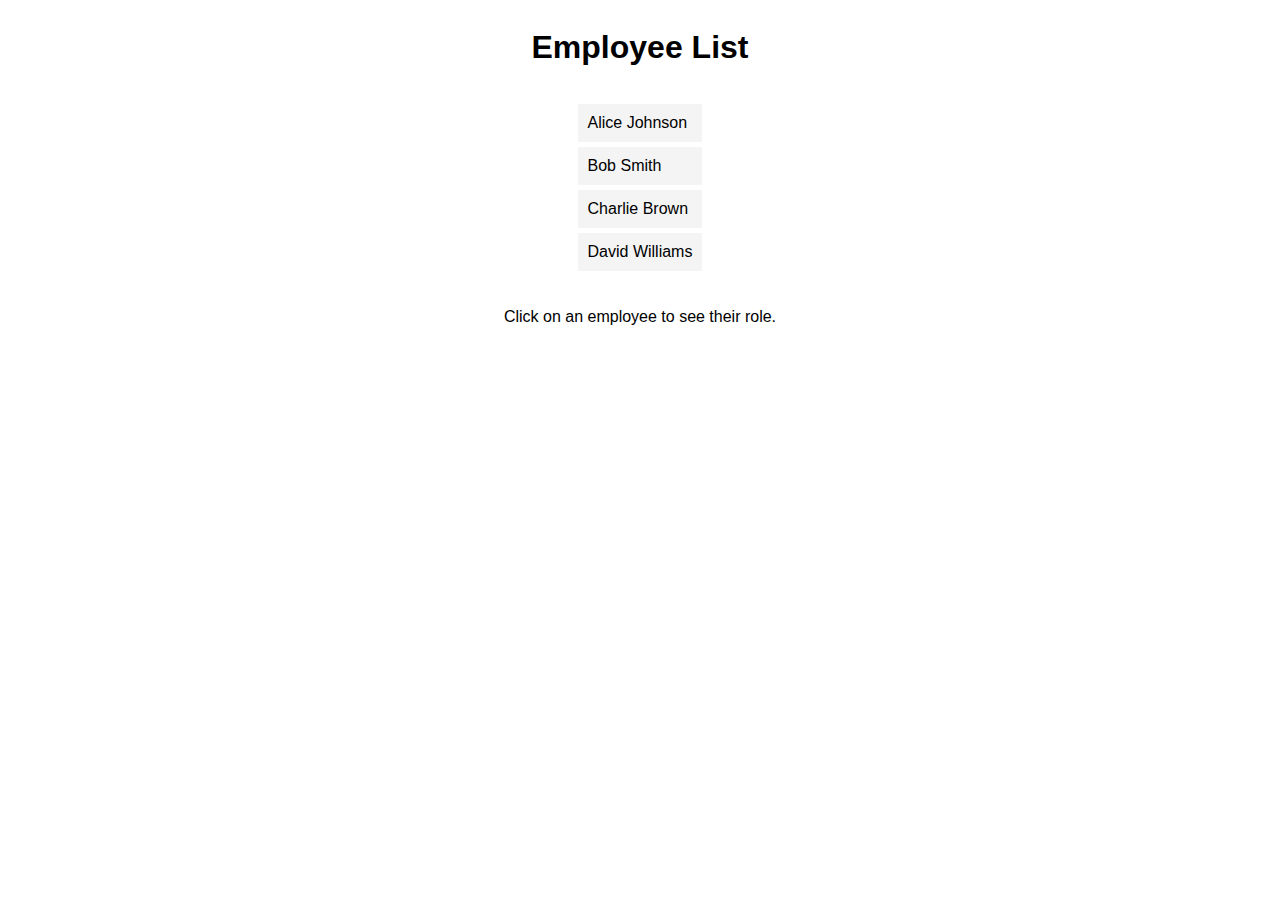
<file: data_attributes/dataset.html>
<!DOCTYPE html>
<html lang="en">
    <head>
        <meta charset="UTF-8">
        <meta name="viewport" content="width=device-width, initial-scale=1.0">
        <title>Data Attributes Example</title>
        <style>
            body {
                font-family: Arial, sans-serif;
                display: flex;
                flex-direction: column;
                align-items: center;
            }
            ul {
                list-style-type: none;
                padding: 0;
            }
            li {
                padding: 10px;
                background-color: #f4f4f4;
                margin-bottom: 5px;
                cursor: pointer;
            }
            li:hover {
                background-color: #e0e0e0;
            }
        </style>
    </head>
    <body>

        <h1>Employee List</h1>

        <ul id="employeeList">
            <!--JS here-->
        </ul>
        <p id="displayRole">Click on an employee to see their role.</p>

        
        <script>
            const people = [
            {name: "Alice Johnson", position: "Manager"},
            {name: "Bob Smith", position: "Developer"},
            {name: "Charlie Brown", position: "Designer"},
            {name: "David Williams", position: "Test"},
            ]

            const employeeList = document.querySelector("#employeeList");
            const displayRole = document.querySelector("#displayRole");
            const employees = document.querySelectorAll('#employeeList li');
            const ulList = document.querySelector("ul");

            people.forEach((person, index) => {
                const li = document.createElement("li");
                li.dataset.index = index
                li.dataset.role = person.position
                li.textContent = person.name

                ulList.appendChild(li);
            });

            // Listener on parent element
            employeeList.addEventListener("click", (evt) => {
                if (evt.target.tagName === "LI") {
                    // Destructure dataset object
                    const { index, role } = evt.target.dataset

                    // Display the dataset variables on the page
                    displayRole.textContent = `${evt.target.textContent} (${index}) is a ${role}.`;
                }
            });

        </script>

    </body>
</html>
</file>
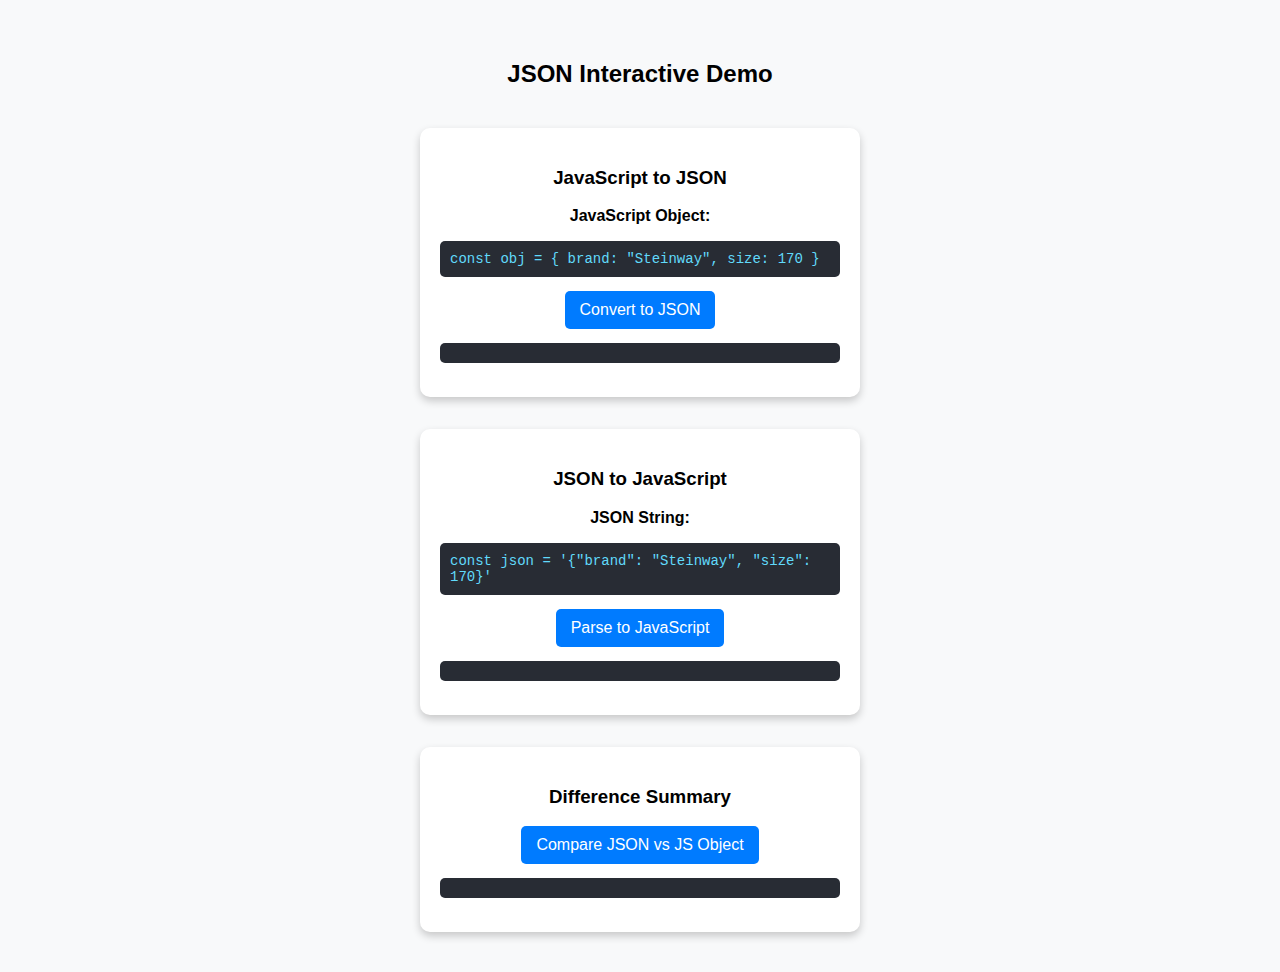
<file: json/json.html>
<!DOCTYPE html>
<html>
<head>
  <title>JSON Demo</title>
  <link rel="stylesheet" href="json.css">
</head>
<body>

  <h2>JSON Interactive Demo</h2>
  <div id="container">

    <div class="card">
      <h3>JavaScript to JSON</h3>
      <p><strong>JavaScript Object:</strong></p>
      <pre>const obj = { brand: "Steinway", size: 170 }</pre>
      <button id="btn1">Convert to JSON</button>
      <pre id="js-to-json"></pre>
    </div>

    <div class="card">
      <h3>JSON to JavaScript</h3>
      <p><strong>JSON String:</strong></p>
      <pre>const json = '{"brand": "Steinway", "size": 170}'</pre>
      <button id="btn2">Parse to JavaScript</button>
      <pre id="json-to-js"></pre>
    </div>

    <div class="card">
      <h3>Difference Summary</h3>
      <button id="btn3">Compare JSON vs JS Object</button>
      <pre id="comparison-output"></pre>
    </div>

  </div>

  <script>
    document.querySelector("#btn1").addEventListener("click", () => {
      const obj = { brand: "Steinway", size: 170 };
      const jsonString = JSON.stringify(obj, null, 2);
      
      document.getElementById("js-to-json").textContent =
        `JSON.stringify(obj):\n  ${jsonString}`;
    });

    document.querySelector("#btn2").addEventListener("click", () => {
      const jsonStr = '{"brand": "Steinway", "size": 170}';
      const jsObj = JSON.parse(jsonStr);
      const output = `Parsed JavaScript Object:\n${JSON.stringify(jsObj, null, 2)}\n\nType: ${typeof jsObj}`;
      
      document.getElementById("json-to-js").textContent = output;
      console.log(jsObj); 
    });

    document.querySelector("#btn3").addEventListener("click", () => {
      const jsObj = { brand: "Steinway", size: 170 };
      const jsonStr = JSON.stringify(jsObj);

      const explanation = `
JavaScript Object:
  const obj = { brand: "Steinway", size: 170 }

JSON (string):
  const json = '${jsonStr}'

➤ JSON is a *string* used to store or send data.
➤ A JavaScript object is an actual *data structure* you can access with dot/bracket notation.

You can inspect it in the developer console!
`;
      document.getElementById("comparison-output").textContent = explanation;
    });
  </script>

</body>
</html>
</file>
<file: json/json.css>
body {
    display: flex;
    flex-direction: column;
    align-items: center;
    font-family: Arial, sans-serif;
    background-color: #f8f9fa;
    margin: 40px;
  }
  #container {
    display: flex;
    flex-direction: column;
    align-items: center;
    gap: 32px;
  }
  .card {
    background: white;
    padding: 20px;
    width: 400px;
    border-radius: 10px;
    box-shadow: 0 4px 8px rgba(0, 0, 0, 0.2);
    text-align: center;
    transition: transform 0.2s;
  }
  .card:hover {
    transform: scale(1.03);
  }
  button {
    background: #007bff;
    color: white;
    border: none;
    padding: 10px 15px;
    cursor: pointer;
    border-radius: 5px;
    font-size: 16px;
    transition: background 0.3s;
  }
  button:hover {
    background: #0056b3;
  }
  pre {
    background: #282c34;
    color: #61dafb;
    padding: 10px;
    border-radius: 5px;
    font-size: 14px;
    text-align: left;
    overflow-x: auto;
    white-space: pre-wrap;
    word-wrap: break-word;
  }
  h2 {
    margin-bottom: 40px;
  }
</file>
